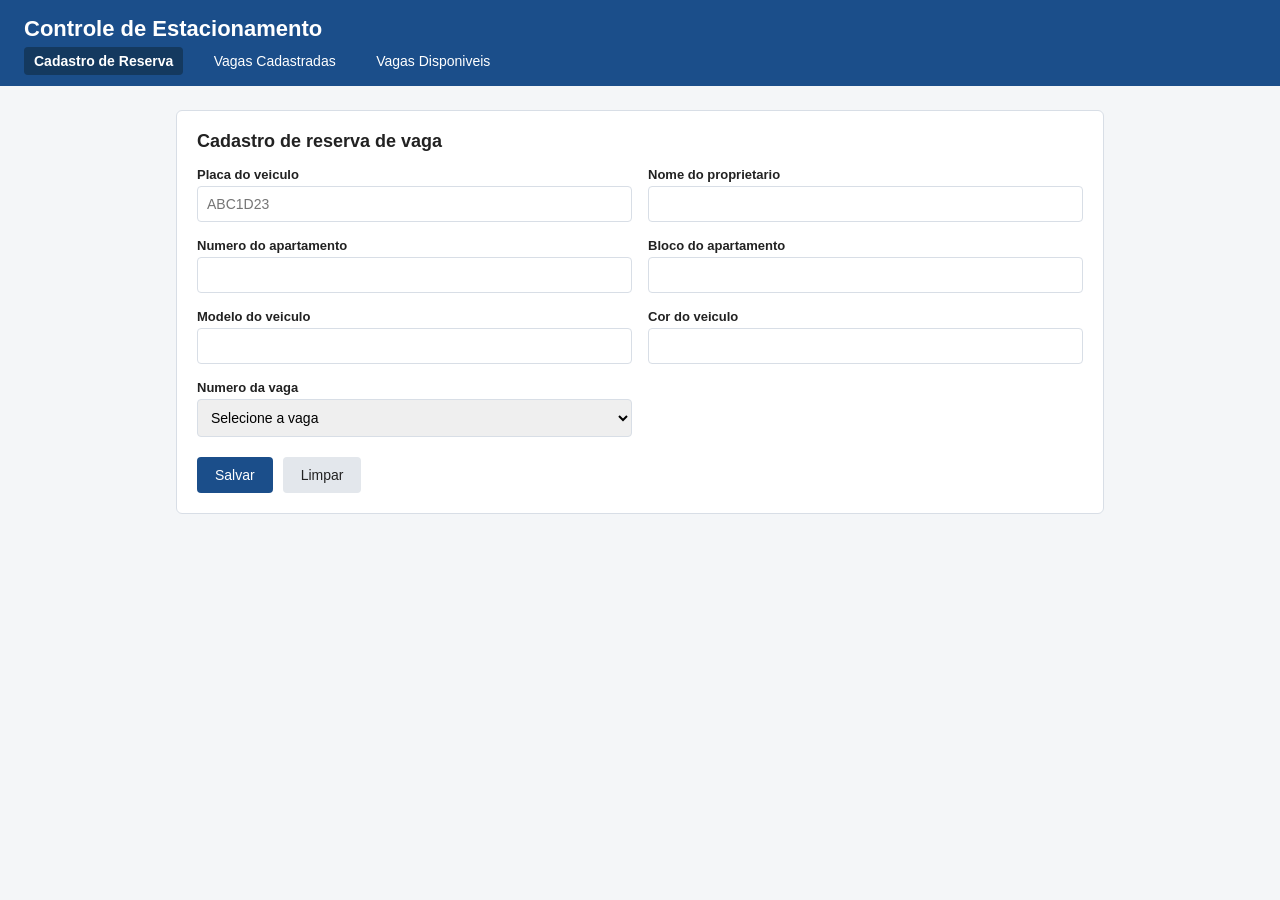
<file: index.html>
<!DOCTYPE html>
<html lang="pt-br">
<head>
  <meta charset="UTF-8">
  <meta name="viewport" content="width=device-width, initial-scale=1.0">
  <title>Cadastro de Reserva - Controle de Estacionamento</title>
  <link rel="stylesheet" href="css/style.css">
</head>
<body>
  <header>
    <h1>Controle de Estacionamento</h1>
    <nav>
      <a href="index.html" class="ativo">Cadastro de Reserva</a>
      <a href="vagas.html">Vagas Cadastradas</a>
      <a href="disponiveis.html">Vagas Disponiveis</a>
    </nav>
  </header>

  <main>
    <section class="card">
      <h2>Cadastro de reserva de vaga</h2>
      <form id="form-reserva">
        <div class="form-grid">
          <div class="campo">
            <label for="placa">Placa do veiculo</label>
            <input type="text" id="placa" name="placa" maxlength="8" placeholder="ABC1D23" required>
          </div>
          <div class="campo">
            <label for="proprietario">Nome do proprietario</label>
            <input type="text" id="proprietario" name="proprietario" required>
          </div>
          <div class="campo">
            <label for="apartamento">Numero do apartamento</label>
            <input type="text" id="apartamento" name="apartamento" required>
          </div>
          <div class="campo">
            <label for="bloco">Bloco do apartamento</label>
            <input type="text" id="bloco" name="bloco" maxlength="3" required>
          </div>
          <div class="campo">
            <label for="modelo">Modelo do veiculo</label>
            <input type="text" id="modelo" name="modelo" required>
          </div>
          <div class="campo">
            <label for="cor">Cor do veiculo</label>
            <input type="text" id="cor" name="cor" required>
          </div>
          <div class="campo">
            <label for="vaga">Numero da vaga</label>
            <select id="vaga" name="vaga" required></select>
          </div>
        </div>

        <div class="acoes">
          <button type="submit" class="btn-salvar">Salvar</button>
          <button type="reset" class="btn-limpar">Limpar</button>
        </div>
      </form>
    </section>
  </main>

  <script src="js/model/ReservaModel.js"></script>
  <script src="js/view/ReservaView.js"></script>
  <script src="js/controller/CadastroController.js"></script>
</body>
</html>
</file>
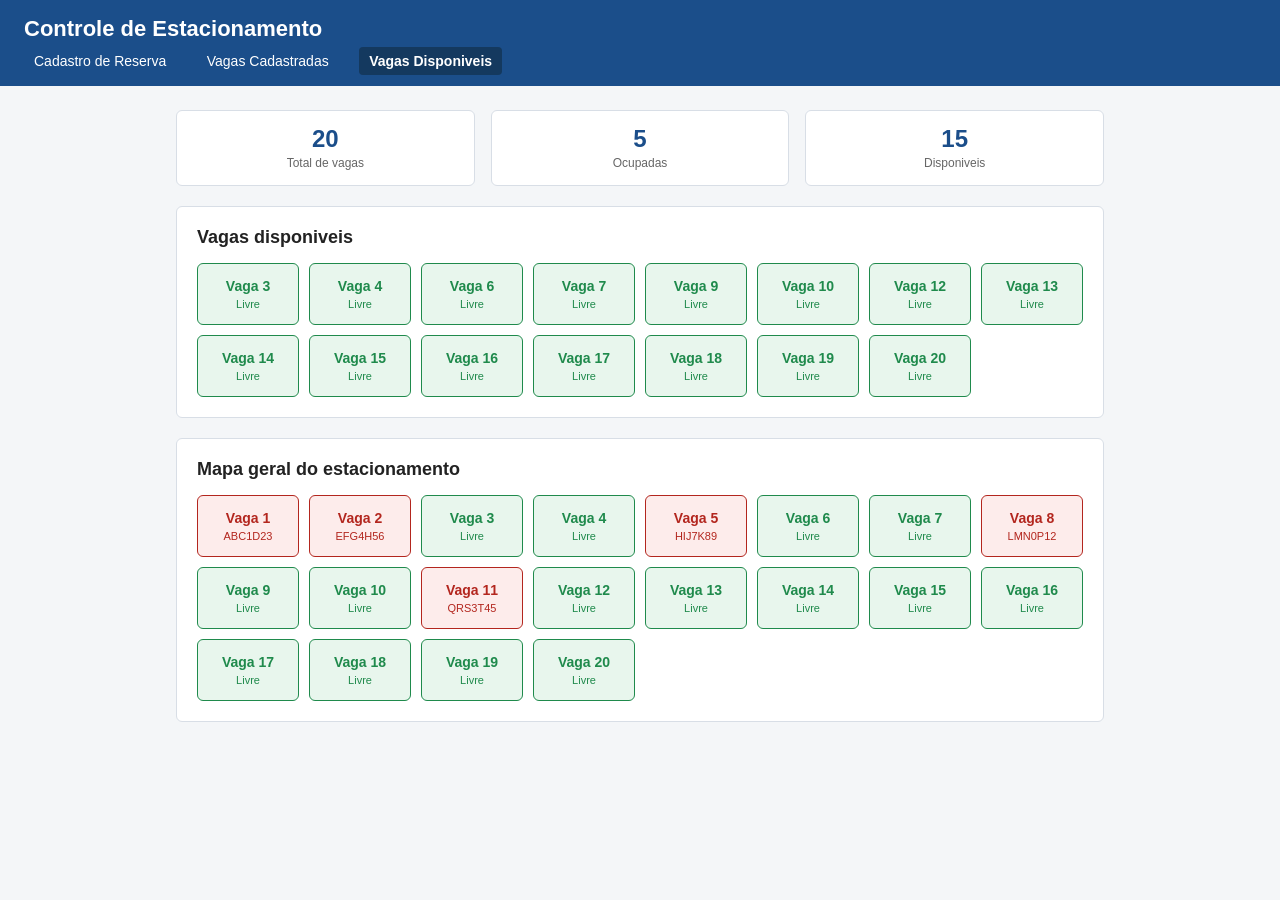
<file: disponiveis.html>
<!DOCTYPE html>
<html lang="pt-br">
<head>
  <meta charset="UTF-8">
  <meta name="viewport" content="width=device-width, initial-scale=1.0">
  <title>Vagas Disponiveis - Controle de Estacionamento</title>
  <link rel="stylesheet" href="css/style.css">
</head>
<body>
  <header>
    <h1>Controle de Estacionamento</h1>
    <nav>
      <a href="index.html">Cadastro de Reserva</a>
      <a href="vagas.html">Vagas Cadastradas</a>
      <a href="disponiveis.html" class="ativo">Vagas Disponiveis</a>
    </nav>
  </header>

  <main>
    <div class="resumo" id="resumo"></div>

    <section class="card">
      <h2>Vagas disponiveis</h2>
      <div class="grade-vagas" id="grade-livres"></div>
    </section>

    <section class="card" style="margin-top: 20px;">
      <h2>Mapa geral do estacionamento</h2>
      <div class="grade-vagas" id="grade-todas"></div>
    </section>
  </main>

  <script src="js/model/ReservaModel.js"></script>
  <script src="js/view/ReservaView.js"></script>
  <script src="js/controller/DisponiveisController.js"></script>
</body>
</html>
</file>
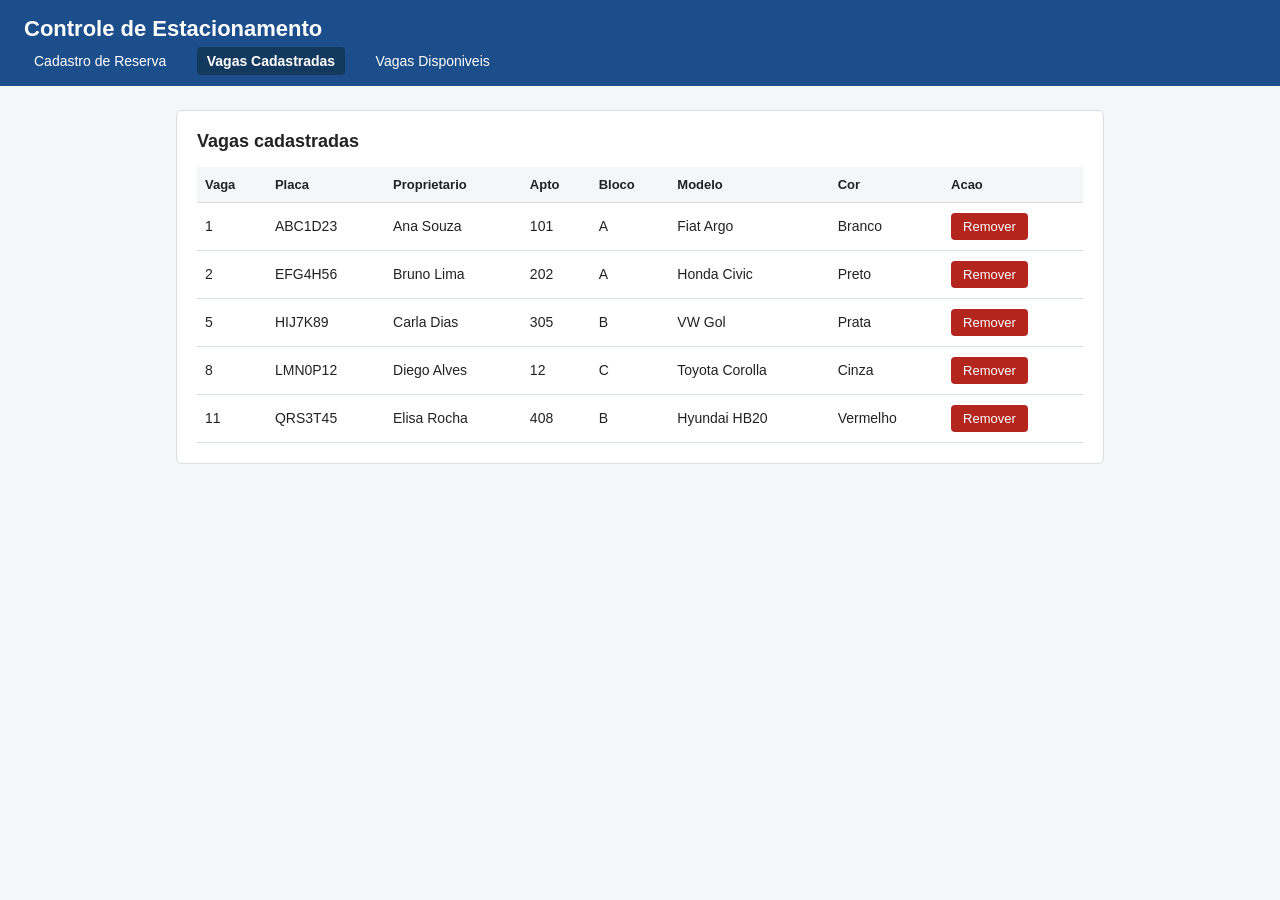
<file: vagas.html>
<!DOCTYPE html>
<html lang="pt-br">
<head>
  <meta charset="UTF-8">
  <meta name="viewport" content="width=device-width, initial-scale=1.0">
  <title>Vagas Cadastradas - Controle de Estacionamento</title>
  <link rel="stylesheet" href="css/style.css">
</head>
<body>
  <header>
    <h1>Controle de Estacionamento</h1>
    <nav>
      <a href="index.html">Cadastro de Reserva</a>
      <a href="vagas.html" class="ativo">Vagas Cadastradas</a>
      <a href="disponiveis.html">Vagas Disponiveis</a>
    </nav>
  </header>

  <main>
    <section class="card">
      <h2>Vagas cadastradas</h2>
      <table>
        <thead>
          <tr>
            <th>Vaga</th>
            <th>Placa</th>
            <th>Proprietario</th>
            <th>Apto</th>
            <th>Bloco</th>
            <th>Modelo</th>
            <th>Cor</th>
            <th>Acao</th>
          </tr>
        </thead>
        <tbody id="corpo-tabela"></tbody>
      </table>
    </section>
  </main>

  <script src="js/model/ReservaModel.js"></script>
  <script src="js/view/ReservaView.js"></script>
  <script src="js/controller/ListaController.js"></script>
</body>
</html>
</file>
<file: css/style.css>
:root {
  --azul: #1b4e8a;
  --azul-escuro: #14395f;
  --cinza: #f4f6f8;
  --borda: #d8dee6;
  --verde: #1f8a4c;
  --vermelho: #b3261e;
  --texto: #222;
}

* { box-sizing: border-box; }

body {
  margin: 0;
  font-family: Arial, Helvetica, sans-serif;
  background: var(--cinza);
  color: var(--texto);
}

/* Cabecalho e navegacao */
header {
  background: var(--azul);
  color: #fff;
  padding: 16px 24px;
}

header h1 { margin: 0; font-size: 22px; }

nav { margin-top: 10px; }

nav a {
  color: #fff;
  text-decoration: none;
  margin-right: 16px;
  padding: 6px 10px;
  border-radius: 4px;
  font-size: 14px;
}

nav a:hover { background: var(--azul-escuro); }

nav a.ativo { background: var(--azul-escuro); font-weight: bold; }

main {
  max-width: 960px;
  margin: 24px auto;
  padding: 0 16px;
}

.card {
  background: #fff;
  border: 1px solid var(--borda);
  border-radius: 6px;
  padding: 20px;
}

h2 { margin-top: 0; font-size: 18px; }

/* Formulario */
.form-grid {
  display: grid;
  grid-template-columns: repeat(2, 1fr);
  gap: 16px;
}

.campo { display: flex; flex-direction: column; }

label { font-size: 13px; margin-bottom: 4px; font-weight: bold; }

input, select {
  padding: 9px;
  border: 1px solid var(--borda);
  border-radius: 4px;
  font-size: 14px;
}

input:focus, select:focus { outline: 2px solid var(--azul); }

.acoes { margin-top: 20px; display: flex; gap: 10px; }

button {
  padding: 10px 18px;
  border: none;
  border-radius: 4px;
  font-size: 14px;
  cursor: pointer;
}

.btn-salvar { background: var(--azul); color: #fff; }
.btn-salvar:hover { background: var(--azul-escuro); }
.btn-limpar { background: #e3e7ec; color: var(--texto); }
.btn-remover { background: var(--vermelho); color: #fff; padding: 6px 12px; font-size: 13px; }

/* Tabela */
table {
  width: 100%;
  border-collapse: collapse;
  margin-top: 12px;
}

th, td {
  padding: 10px 8px;
  border-bottom: 1px solid var(--borda);
  text-align: left;
  font-size: 14px;
}

th { background: var(--cinza); font-size: 13px; }

tbody tr:hover { background: #fafbfc; }

.vazio { padding: 20px; text-align: center; color: #777; font-size: 14px; }

/* Vagas disponiveis */
.resumo {
  display: flex;
  gap: 16px;
  margin-bottom: 20px;
  flex-wrap: wrap;
}

.resumo div {
  flex: 1;
  min-width: 140px;
  background: #fff;
  border: 1px solid var(--borda);
  border-radius: 6px;
  padding: 14px;
  text-align: center;
}

.resumo span { display: block; font-size: 24px; font-weight: bold; color: var(--azul); }
.resumo small { font-size: 12px; color: #666; }

.grade-vagas {
  display: grid;
  grid-template-columns: repeat(auto-fill, minmax(90px, 1fr));
  gap: 10px;
}

.vaga {
  border-radius: 6px;
  padding: 14px 6px;
  text-align: center;
  font-weight: bold;
  font-size: 14px;
  border: 1px solid var(--borda);
}

.vaga.livre { background: #e8f6ed; color: var(--verde); border-color: var(--verde); }
.vaga.ocupada { background: #fdeceb; color: var(--vermelho); border-color: var(--vermelho); }
.vaga small { display: block; font-weight: normal; font-size: 11px; margin-top: 4px; }

@media (max-width: 600px) {
  .form-grid { grid-template-columns: 1fr; }
  table { font-size: 12px; }
}
</file>
